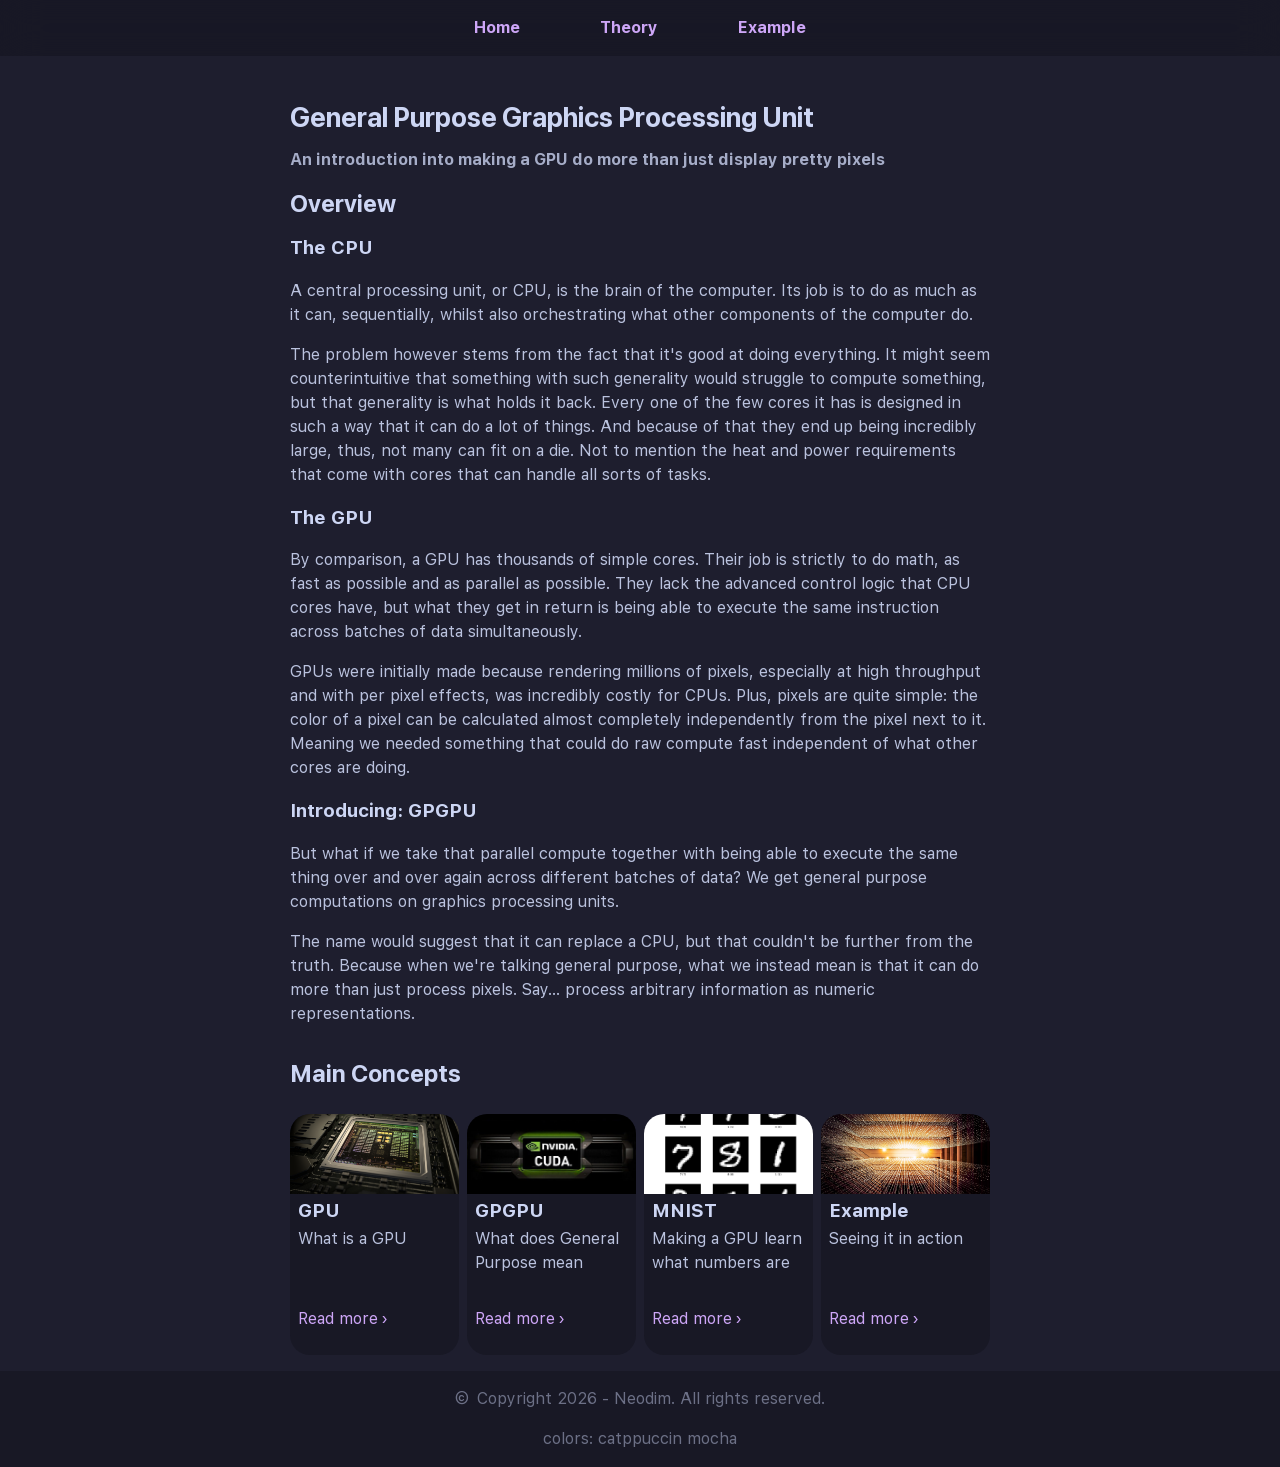
<file: index.html>
<!DOCTYPE HTML>
<html lang="en">
  <head>
    <meta charset="utf-8">
    <meta name="viewport" content="width=device-width, initial-scale=1.5">
    <link rel="stylesheet" href="css/style.css">
    <link rel="stylesheet" href="css/cards.css">
    <title>General Purpose Graphics Processing Unit</title>
  </head>

  <body>
    <header>
      <nav class="navbar">
        <ul>
          <li><a href="index.html"><b>Home</b></a></li>
          <li><button><b>Theory</b></button>
            <ul class="hoverbutton">
              <li><a href="gpu.html"><b>GPU</b></a></li>
              <li><a href="gpgpu.html"><b>GPGPU</b></a></li>
              <li><a href="mnist.html"><b>MNIST</b></a></li>
            </ul>
          </li>
          <li><a href="example.html"><b>Example</b></a></li>
        </ul>
      </nav>
    </header>

    <main>
      <hgroup>
        <h1>General Purpose Graphics Processing Unit</h1>
        <p><b>An introduction into making a GPU do more than just display pretty pixels</b></p>
      </hgroup>
      <section> 
        <h2>Overview</h2>
        <section>
          <h3>The CPU</h3>
          <p>A central processing unit, or CPU, is the brain of the computer. Its job is to do as much as it can, sequentially, whilst also orchestrating what other components of the computer do.</p>
          <p>The problem however stems from the fact that it's good at doing everything. It might seem counterintuitive that something with such generality would struggle to compute something, but that generality is what holds it back. Every one of the few cores it has is designed in such a way that it can do a lot of things. And because of that they end up being incredibly large, thus, not many can fit on a die. Not to mention the heat and power requirements that come with cores that can handle all sorts of tasks.</p>
        </section>
        <section>
          <h3>The GPU</h3>
          <p>By comparison, a GPU has thousands of simple cores. Their job is strictly to do math, as fast as possible and as parallel as possible. They lack the advanced control logic that CPU cores have, but what they get in return is being able to execute the same instruction across batches of data simultaneously.</p>
          <p>GPUs were initially made because rendering millions of pixels, especially at high throughput and with per pixel effects, was incredibly costly for CPUs. Plus, pixels are quite simple: the color of a pixel can be calculated almost completely independently from the pixel next to it. Meaning we needed something that could do raw compute fast independent of what other cores are doing.</p>
        </section>
        <section>
          <h3>Introducing: GPGPU</h3>
          <p>But what if we take that parallel compute together with being able to execute the same thing over and over again across different batches of data? We get general purpose computations on graphics processing units.</p>
          <p>The name would suggest that it can replace a CPU, but that couldn't be further from the truth. Because when we're talking general purpose, what we instead mean is that it can do more than just process pixels. Say... process arbitrary information as numeric representations.</p>
        </section>
      </section>

      <section class="cards">
        <h2>Main Concepts</h2>
        <article>
          <img src="images/gpu.jpg" alt="Tegra X1 package shot">
          <h3>GPU</h3>
          <p>What is a GPU</p>
          <a href="gpu.html" aria-label="Read more about GPUs">Read more</a>
        </article>
        <article>
          <img src="images/cuda.jpg" alt="NVIDIA CUDA logo">
          <h3>GPGPU</h3>
          <p>What does General Purpose mean</p>
          <a href="gpgpu.html" aria-label="Read more about GPGPU">Read more</a>
        </article>
        <article>
          <img src="images/mnist.png" alt="Handwritten MNIST digits">
          <h3>MNIST</h3>
          <p>Making a GPU learn what numbers are</p>
          <a href="mnist.html" aria-label="Read more about MNIST">Read more</a>
        </article>
        <article>
          <img src="images/tensor.jpg" alt="Tensor data structure">
          <h3>Example</h3>
          <p>Seeing it in action</p>
          <a href="example.html" aria-label="Read more: MNIST example">Read more</a>
        </article>
      </section>


    </main>

    <footer>
      <p id="copyright">Copyright 2026 - Neodim. All rights reserved.</p>
      <p>colors: catppuccin mocha</p>
    </footer>

  </body>
</html>
</file>
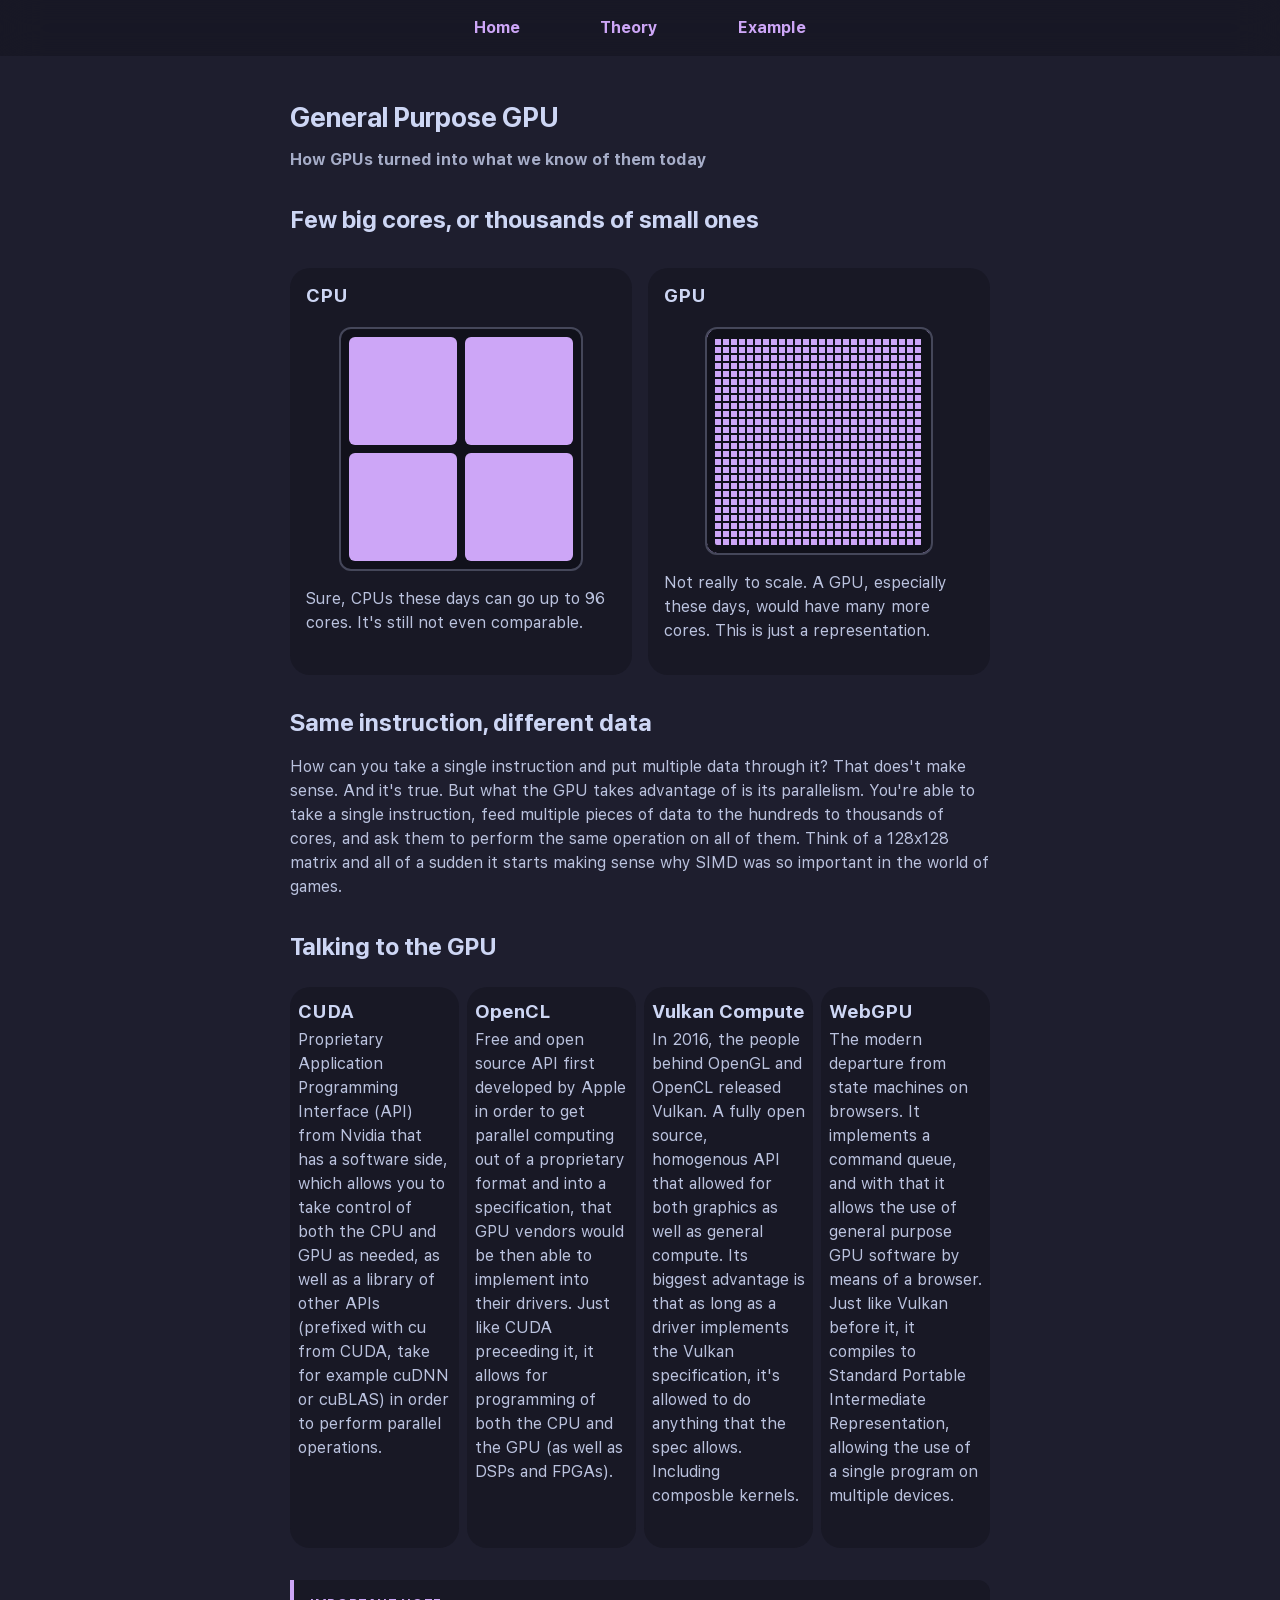
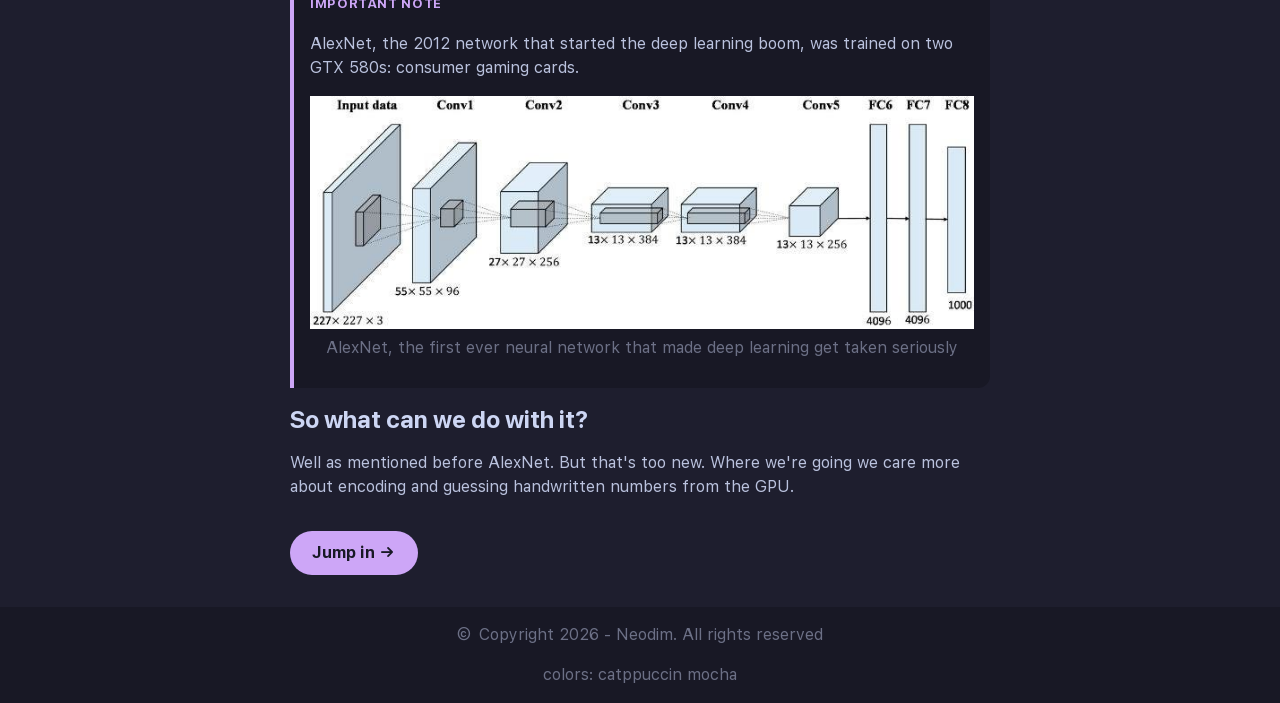
<file: gpgpu.html>
<!DOCTYPE HTML>
<html lang="en">
  <head>
    <meta charset="utf-8">
    <meta name="viewport" content="width=device-width, initial-scale=1.0">
    <link rel="stylesheet" href="css/style.css">
    <link rel="stylesheet" href="css/cards.css">
    <link rel="stylesheet" href="css/gpgpu.css">
    <title>General Purpose Operations</title>
  </head>

  <body>

    <header>
      <nav class="navbar">
        <ul>
          <li><a href="index.html"><b>Home</b></a></li>
          <li><button><b>Theory</b></button>
            <ul class="hoverbutton">
              <li><a href="gpu.html"><b>GPU</b></a></li>
              <li><a href="gpgpu.html"><b>GPGPU</b></a></li>
              <li><a href="mnist.html"><b>MNIST</b></a></li>
            </ul>
          </li>
          <li><a href="example.html"><b>Example</b></a></li>
        </ul>
      </nav>
    </header>

    <main>
      <hgroup>
        <h1>General Purpose GPU</h1>
        <p><b>How GPUs turned into what we know of them today</b></p>
      </hgroup>
      
      <section class="versus">
        <h2>Few big cores, or thousands of small ones</h2>
        <article class="chip cpu">
          <h3>CPU</h3>
          <div class="die" aria-hidden="true">
            <span></span><span></span><span></span><span></span>
          </div>
          <p>Sure, CPUs these days can go up to 96 cores. It's still not even comparable.</p>
        </article>
        <article class="chip gpu">
          <h3>GPU</h3>
          <div class="die" aria-hidden="true"></div>
          <p>Not really to scale. A GPU, especially these days, would have many more cores. This is just a representation.</p>
        </article>
      </section>

      <section>
        <h2>Same instruction, different data</h2>
        <p>How can you take a single instruction and put multiple data through it? That does't make sense. And it's true. But what the GPU takes advantage of is its parallelism. You're able to take a single instruction, feed multiple pieces of data to the hundreds to thousands of cores, and ask them to perform the same operation on all of them. Think of a 128x128 matrix and all of a sudden it starts making sense why SIMD was so important in the world of games.</p>
      </section>

      <section class="cards">
        <h2>Talking to the GPU</h2>
        <article>
          <h3>CUDA</h3>
          <p>Proprietary Application Programming Interface (API) from Nvidia that has a software side, which allows you to take control of both the CPU and GPU as needed, as well as a library of other APIs (prefixed with cu from CUDA, take for example cuDNN or cuBLAS) in order to perform parallel operations.</p>
        </article>
        <article>
          <h3>OpenCL</h3>
          <p>Free and open source API first developed by Apple in order to get parallel computing out of a proprietary format and into a specification, that GPU vendors would be then able to implement into their drivers. Just like CUDA preceeding it, it allows for programming of both the CPU and the GPU (as well as DSPs and FPGAs).</p>
        </article>
        <article>
          <h3>Vulkan Compute</h3>
          <p>In 2016, the people behind OpenGL and OpenCL released Vulkan. A fully open source, homogenous API that allowed for both graphics as well as general compute. Its biggest advantage is that as long as a driver implements the Vulkan specification, it's allowed to do anything that the spec allows. Including composble kernels.</p>
        </article>
        <article>
          <h3>WebGPU</h3>
          <p>The modern departure from state machines on browsers. It implements a command queue, and with that it allows the use of general purpose GPU software by means of a browser. Just like Vulkan before it, it compiles to Standard Portable Intermediate Representation, allowing the use of a single program on multiple devices.</p>
        </article>
      </section>

      <aside>
        <p>AlexNet, the 2012 network that started the deep learning boom, was trained on two GTX 580s: consumer gaming cards.</p>
        <figure>
          <img src="images/alex.jpg" alt="AlexNet">
          <figcaption>AlexNet, the first ever neural network that made deep learning get taken seriously</figcaption>
        </figure>
      </aside>

      <section>
        <h2>So what can we do with it?</h2>
        <p>Well as mentioned before AlexNet. But that's too new. Where we're going we care more about encoding and guessing handwritten numbers from the GPU.</p>
        <a class="jump" href="mnist.html">Jump in</a>
      </section>
    </main>

    <footer>
      <p id="copyright">Copyright 2026 - Neodim. All rights reserved</p>
      <p>colors: catppuccin mocha</p>
    </footer>
  </body>
</html>
</file>
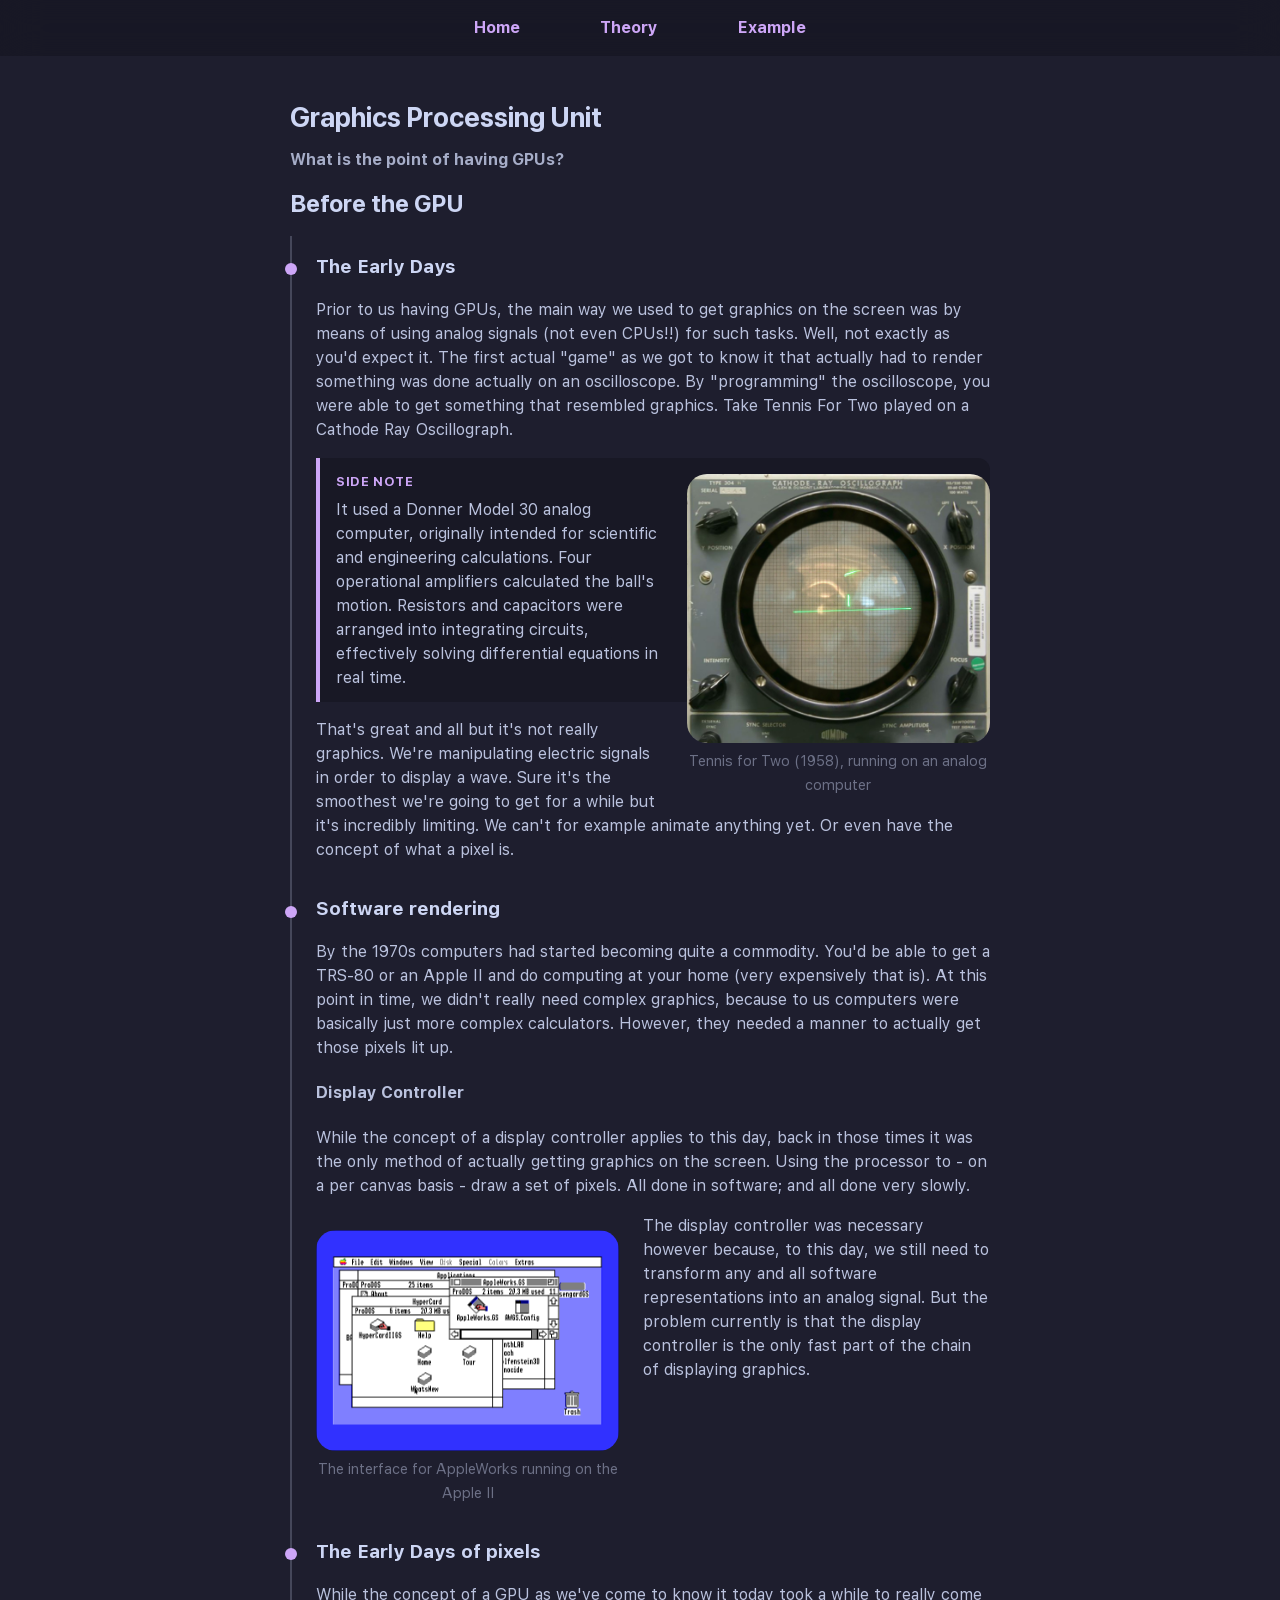
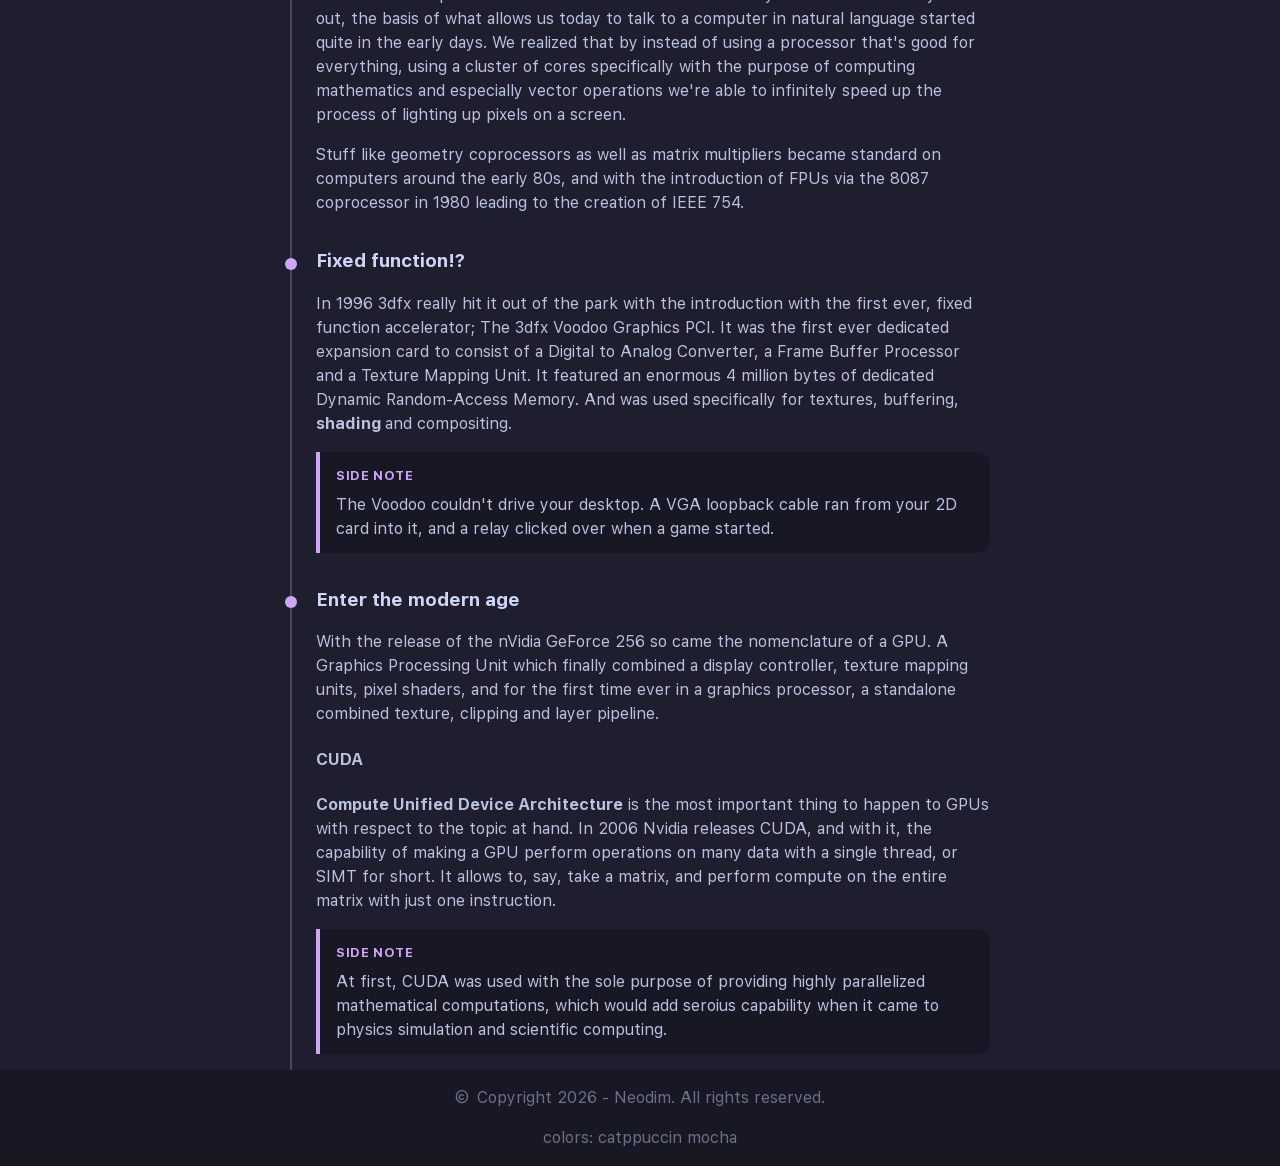
<file: gpu.html>
<!DOCTYPE HTML>
<html lang="en">
  <head>
    <meta charset="utf-8">
    <meta name="viewport" content="width=device-width, initial-scale=1.0">
    <link rel="stylesheet" href="css/style.css">
    <link rel="stylesheet" href="css/gpu.css">
    <title>What is a GPU?</title>
  </head>

  <body>

    <header>
      <nav class="navbar">
        <ul>
          <li><a href="index.html"><b>Home</b></a></li>
          <li><button><b>Theory</b></button>
            <ul class="hoverbutton">
              <li><a href="gpu.html"><b>GPU</b></a></li>
              <li><a href="gpgpu.html"><b>GPGPU</b></a></li>
              <li><a href="mnist.html"><b>MNIST</b></a></li>
            </ul>
          </li>
          <li><a href="example.html"><b>Example</b></a></li>
        </ul>
      </nav>
    </header>

    <main>
      <hgroup>
        <h1>Graphics Processing Unit</h1>
        <p><b>What is the point of having GPUs?</b></p>
      </hgroup>
      
      <section>
        <h2>Before the GPU</h2>
        <section>
          <h3>The Early Days</h3>
          <p>Prior to us having GPUs, the main way we used to get graphics on the screen was by means of using analog signals (not even CPUs!!) for such tasks. Well, not exactly as you'd expect it. The first actual "game" as we got to know it that actually had to render something was done actually on an oscilloscope. By "programming" the oscilloscope, you were able to get something that resembled graphics. Take Tennis For Two played on a Cathode Ray Oscillograph.</p>
          <figure>
            <img src="images/tennis_for_two.jpg" alt="Tennis for Two on a Cathode Ray Oscillograph">
            <figcaption>Tennis for Two (1958), running on an analog computer</figcaption>
          </figure>
          <aside>
            <p>It used a Donner Model 30 analog computer, originally intended for scientific and engineering calculations. Four operational amplifiers calculated the ball's motion. Resistors and capacitors were arranged into integrating circuits, effectively solving differential equations in real time.</p>
          </aside>
          <p>That's great and all but it's not really graphics. We're manipulating electric signals in order to display a wave. Sure it's the smoothest we're going to get for a while but it's incredibly limiting. We can't for example animate anything yet. Or even have the concept of what a pixel is.</p>
        </section>
        <section>
          <h3>Software rendering</h3>
          <p>By the 1970s computers had started becoming quite a commodity. You'd be able to get a TRS-80 or an Apple II and do computing at your home (very expensively that is). At this point in time, we didn't really need complex graphics, because to us computers were basically just more complex calculators. However, they needed a manner to actually get those pixels lit up.
          <h4>Display Controller</h4>
          <p>While the concept of a display controller applies to this day, back in those times it was the only method of actually getting graphics on the screen. Using the processor to - on a per canvas basis - draw a set of pixels. All done in software; and all done very slowly.</p>
          <figure>
            <img src="images/appleii.png" alt="The Apple II interface showing AppleWorks.GS">
            <figcaption>The interface for AppleWorks running on the Apple II</figcaption>
          </figure>
          <p>The display controller was necessary however because, to this day, we still need to transform any and all software representations into an analog signal. But the problem currently is that the display controller is the only fast part of the chain of displaying graphics.</p>
        </section>
        <section>
          <h3>The Early Days of pixels</h3>
          <p>While the concept of a GPU as we've come to know it today took a while to really come out, the basis of what allows us today to talk to a computer in natural language started quite in the early days. We realized that by instead of using a processor that's good for everything, using a cluster of cores specifically with the purpose of computing mathematics and especially vector operations we're able to infinitely speed up the process of lighting up pixels on a screen.</p>
          <p>Stuff like geometry coprocessors as well as matrix multipliers became standard on computers around the early 80s, and with the introduction of FPUs via the 8087 coprocessor in 1980 leading to the creation of IEEE 754.</p>
        </section>
        <section>
          <h3>Fixed function!?</h3>
          <p>In 1996 3dfx really hit it out of the park with the introduction with the first ever, fixed function accelerator; The 3dfx Voodoo Graphics PCI. It was the first ever dedicated expansion card to consist of a Digital to Analog Converter, a Frame Buffer Processor and a Texture Mapping Unit. It featured an enormous 4 million bytes of dedicated Dynamic Random-Access Memory. And was used specifically for textures, buffering, <b> shading </b> and compositing.</p>
          <aside>
            <p>The Voodoo couldn't drive your desktop. A VGA loopback cable ran from your 2D card into it, and a relay clicked over when a game started.</p>
          </aside>
        </section>
        <section>
          <h3>Enter the modern age</h3>
          <p>With the release of the nVidia GeForce 256 so came the nomenclature of a GPU. A Graphics Processing Unit which finally combined a display controller, texture mapping units, pixel shaders, and for the first time ever in a graphics processor, a standalone combined texture, clipping and layer pipeline.</p>
          <h4>CUDA</h4>
          <p><b>Compute Unified Device Architecture</b> is the most important thing to happen to GPUs with respect to the topic at hand. In 2006 Nvidia releases CUDA, and with it, the capability of making a GPU perform operations on many data with a single thread, or SIMT for short. It allows to, say, take a matrix, and perform compute on the entire matrix with just one instruction.</p>
          <aside>
            <p>At first, CUDA was used with the sole purpose of providing highly parallelized mathematical computations, which would add seroius capability when it came to physics simulation and scientific computing.</p>
          </aside>
        </section>
      </section>
    </main>

    <footer>
      <p id="copyright">Copyright 2026 - Neodim. All rights reserved.</p>
      <p>colors: catppuccin mocha</p>
    </footer>
    
  </body>
</html>
</file>
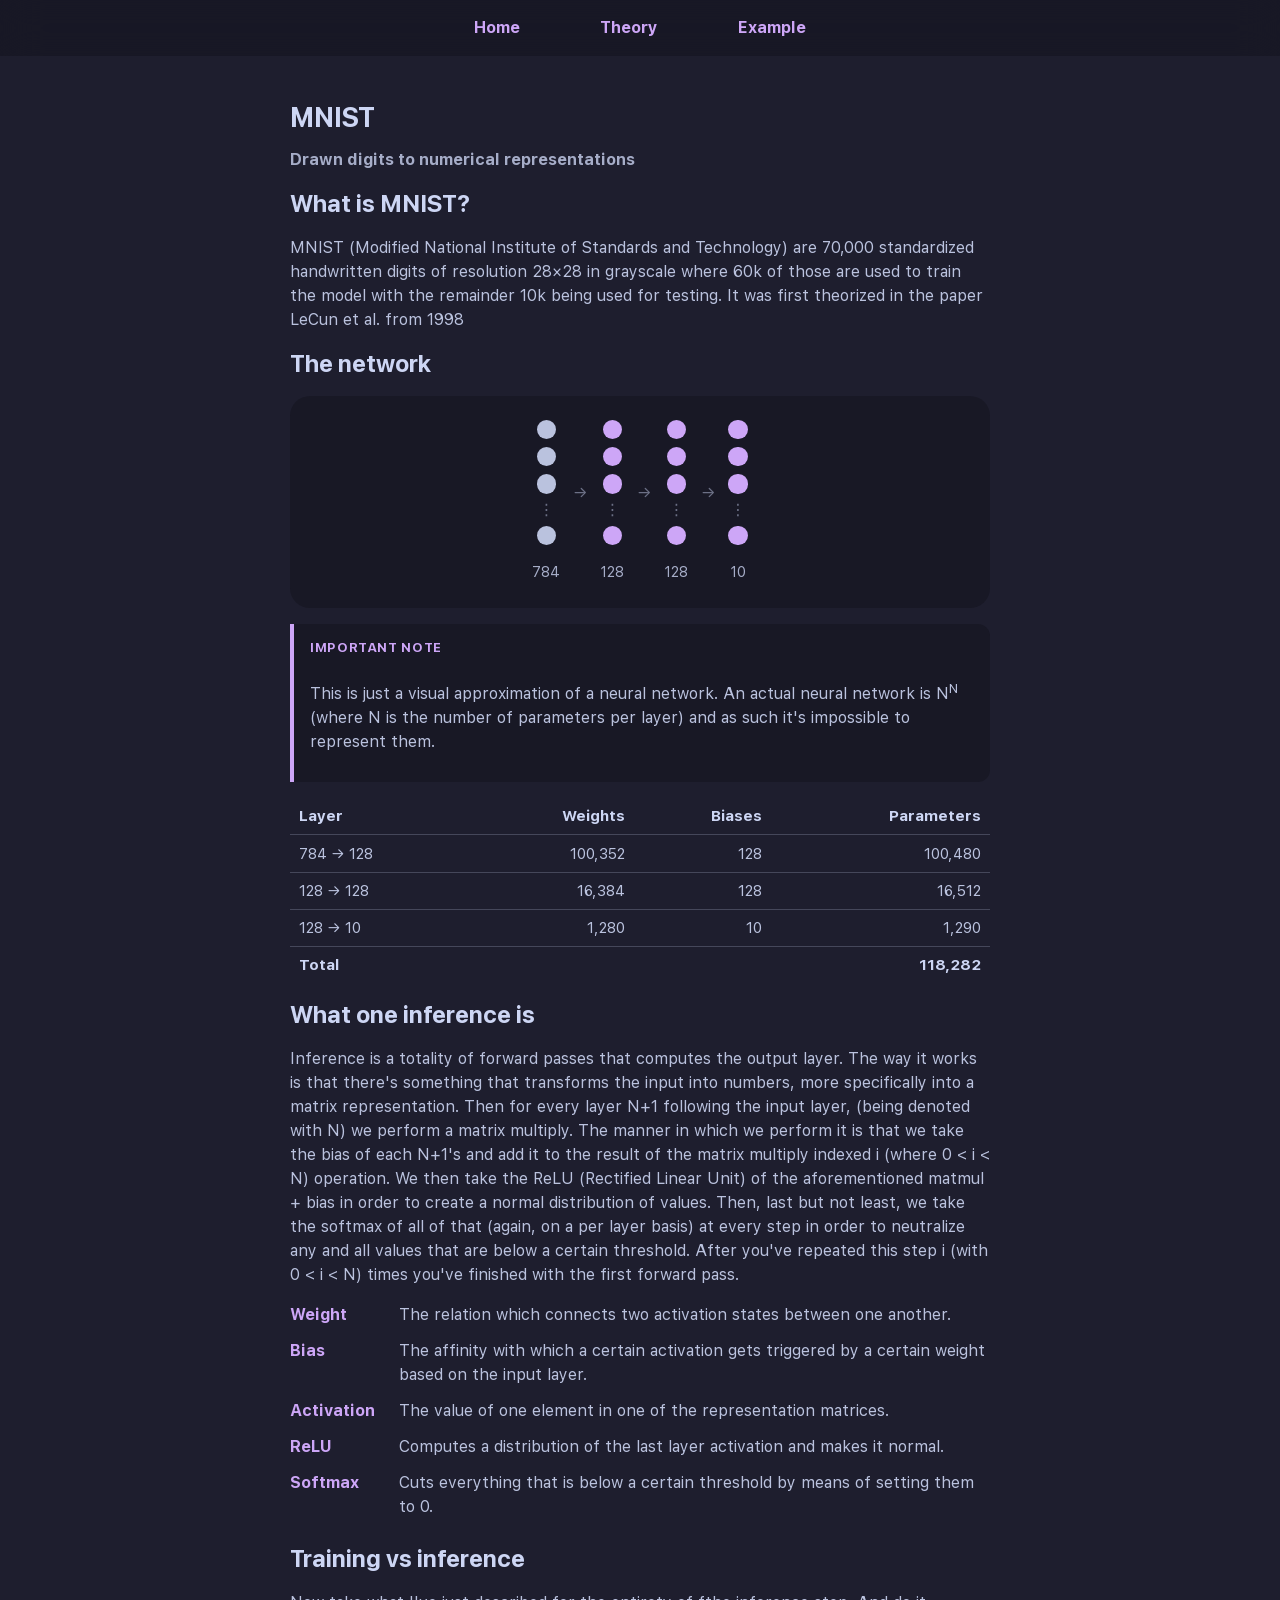
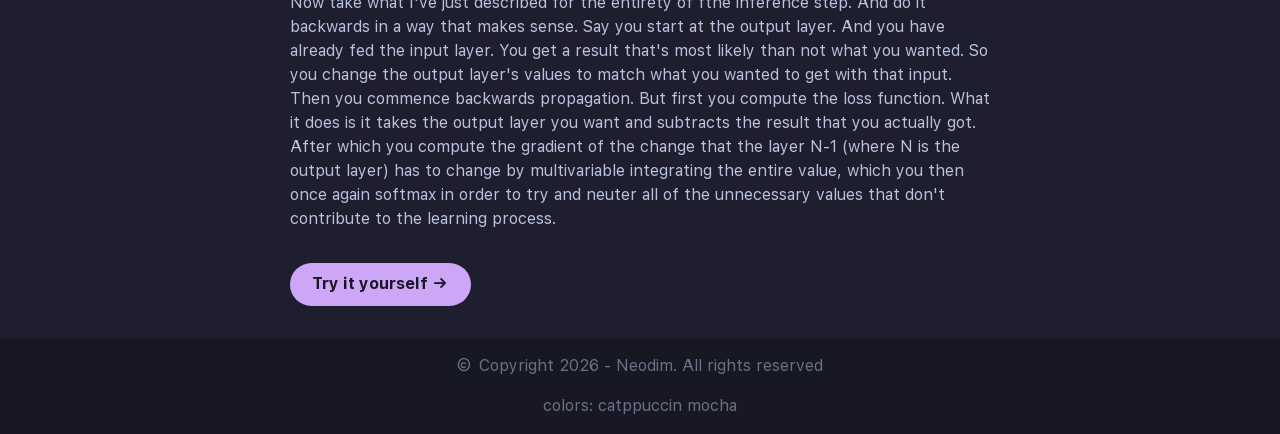
<file: mnist.html>
<!DOCTYPE HTML>
<html lang="en">
  <head>
    <meta charset="utf-8">
    <meta name="viewport" content="width=device-width, initial-scale=1.0">
    <link rel="stylesheet" href="css/style.css">
    <link rel="stylesheet" href="css/mnist.css">
    <title>Modified National Institute of Standards and Technology</title>
  </head>

  <body>
    
    <header>
      <nav class="navbar">
        <ul>
          <li><a href="index.html"><b>Home</b></a></li>
          <li><button><b>Theory</b></button>
            <ul class="hoverbutton">
              <li><a href="gpu.html"><b>GPU</b></a></li>
              <li><a href="gpgpu.html"><b>GPGPU</b></a></li>
              <li><a href="mnist.html"><b>MNIST</b></a></li>
            </ul>
          </li>
          <li><a href="example.html"><b>Example</b></a></li>
        </ul>
      </nav>
    </header>

    <main>
      <hgroup>
        <h1>MNIST</h1>
        <p><b>Drawn digits to numerical representations</b></p>
      </hgroup>

      <section>
        <h2>What is MNIST?</h2>
        <p> MNIST (Modified National Institute of Standards and Technology) are 70,000 standardized handwritten digits of resolution 28×28 in grayscale where 60k of those are used to train the model with the remainder 10k being used for testing. It was first theorized in the paper LeCun et al. from 1998</p>
      </section>

      <section>
        <h2>The network</h2>
        <div class="network" aria-hidden="true">
        <div class="layer"><span class="n"></span><span class="n"></span><span class="n"></span><span class="more">⋮</span><span class="n"></span><p>784</p></div>
        <div class="layer"><span class="n"></span><span class="n"></span><span class="n"></span><span class="more">⋮</span><span class="n"></span><p>128</p></div>
        <div class="layer"><span class="n"></span><span class="n"></span><span class="n"></span><span class="more">⋮</span><span class="n"></span><p>128</p></div>
        <div class="layer"><span class="n"></span><span class="n"></span><span class="n"></span><span class="more">⋮</span><span class="n"></span><p>10</p></div>
        </div>
        <aside>
          <p>This is just a visual approximation of a neural network. An actual neural network is N<sup>N</sup> (where N is the number of parameters per layer) and as such it's impossible to represent them.</p>
        </aside>
        <table>
          <thead><tr><th>Layer</th><th>Weights</th><th>Biases</th><th>Parameters</th></tr></thead>
          <tbody>
          <tr><td>784 → 128</td><td>100,352</td><td>128</td><td>100,480</td></tr>
          <tr><td>128 → 128</td><td>16,384</td><td>128</td><td>16,512</td></tr>
          <tr><td>128 → 10</td><td>1,280</td><td>10</td><td>1,290</td></tr>
          </tbody>
          <tfoot><tr><td>Total</td><td></td><td></td><td>118,282</td></tr></tfoot>
        </table>
      </section>

      <section>
        <h2>What one inference is</h2>
        <p>Inference is a totality of forward passes that computes the output layer. The way it works is that there's something that transforms the input into numbers, more specifically into a matrix representation. Then for every layer N+1 following the input layer, (being denoted with N) we perform a matrix multiply. The manner in which we perform it is that we take the bias of each N+1's and add it to the result of the matrix multiply indexed i (where 0 &lt; i &lt; N) operation. We then take the ReLU (Rectified Linear Unit) of the aforementioned matmul + bias in order to create a normal distribution of values. Then, last but not least, we take the softmax of all of that (again, on a per layer basis) at every step in order to neutralize any and all values that are below a certain threshold. After you've repeated this step i (with 0 &lt; i &lt; N) times you've finished with the first forward pass.</p>
        <dl>
          <dt>Weight</dt><dd>The relation which connects two activation states between one another.</dd>
          <dt>Bias</dt><dd>The affinity with which a certain activation gets triggered by a certain weight based on the input layer.</dd>
          <dt>Activation</dt><dd>The value of one element in one of the representation matrices.</dd>
          <dt>ReLU</dt><dd>Computes a distribution of the last layer activation and makes it normal.</dd>
          <dt>Softmax</dt><dd>Cuts everything that is below a certain threshold by means of setting them to 0.</dd>
        </dl>
      </section>

      <section>
        <h2>Training vs inference</h2>
        <p>Now take what I've just described for the entirety of fthe inference step. And do it backwards in a way that makes sense. Say you start at the output layer. And you have already fed the input layer. You get a result that's most likely than not what you wanted. So you change the output layer's values to match what you wanted to get with that input. Then you commence backwards propagation. But first you compute the loss function. What it does is it takes the output layer you want and subtracts the result that you actually got. After which you compute the gradient of the change that the layer N-1 (where N is the output layer) has to change by multivariable integrating the entire value, which you then once again softmax in order to try and neuter all of the unnecessary values that don't contribute to the learning process.</p>
        <a class="try" href="example.html">Try it yourself</a>
      </section>
    </main>

    <footer>
      <p id="copyright">Copyright 2026 - Neodim. All rights reserved</p>
      <p>colors: catppuccin mocha</p>
    </footer>
  </body>
</html>
</file>
<file: css/style.css>
@font-face {
  font-family: SF-Pro;
  src: url(../fonts/SF-Pro.ttf);
}

@keyframes dropdown-in {
  from { 
    opacity: 0%;
    transform: translateY(-0.5em);
  } 
  to {
    opacity: 100%;
    transform: none; 
  }
}

:root {
  --maintxt: #cdd6f4;
  --mainpara: #bac2de;
  --secondtxt: #a6adc8;
  --muted: #6c7086;
  --accent: #cda6f7;
  --accent1: #cba6f7;
  --card: #313244;
  --border: #45475a;
  --bg: #1e1e2e;
  --darkbg: #181825;
  --darkbgtr: #181825cc;
  --darkbgtr2: #181825e6;
  --darkestbg: #11111b;
}

html {
  font-family: SF-Pro, system-ui;
  color: var(--maintxt);
  background-color: var(--bg);
}

body {
  margin: 0px;
  line-height: 150%;
  min-height: 100dvh;
  display: flex;
  flex-direction: column;
}

main {
  color: var(--mainpara);
  flex-grow: 1;
  max-width: 70ch;
  margin-top: 2em;
  margin-left: auto;
  margin-right: auto;
  padding-left: 2rem;
  padding-right: 2rem;
}

h1, h2, h3 {
  color: var(--maintxt);
}

h1 {
  font-size: 1.7rem;
}

h2 {
  font-size: 1.5rem;
}

header {
  position: sticky;
  padding-top: 1em;
  padding-bottom: 1em;
  top: 0px;
  z-index: 1;
}

nav ul {
  padding: 0px;
  margin: 0px 0px 0px 0px;
}

nav > ul {
  display: flex;
  justify-content: center;
  gap: 2em;
}

@media screen and (min-width: 800px) {
  nav > ul {
    gap: 5em;
  }
}

nav li {
  list-style-type: none;
}

nav ul li {
  position: relative;
}

header::before {
  content: "";
  position: absolute;
  top: 0px;
  right: 0px;
  bottom: 0px;
  left: 0px;
  background-color: var(--darkbgtr2);
  backdrop-filter: blur(20px);
  z-index: -1;
  transition: bottom 0.4s, background-color 0.9s;
}

header:has(li:hover .hoverbutton)::before, header:has(li:focus-within .hoverbutton)::before {
  background-color: var(--darkbgtr);
  bottom: -5rem;
}

nav ul li button {
  background-color: transparent;
  cursor: pointer;
  padding: 0px;
  border: 0px;
  color: var(--accent);
  font: inherit;
}

.navbar a {
  text-decoration-line: none;
}

.navbar a:visited {
  color: var(--accent);
}

.hoverbutton {
  display: none;
  position: absolute;
  padding-top: 0.5em;
  padding-bottom: 0.5em;
  z-index: 2;
}

li:hover .hoverbutton, li:focus-within .hoverbutton {
  display: flex;
  flex-direction: column;
  align-items: center;
  animation-name: dropdown-in;
  animation-duration: 0.4s;
  animation-timing-function: ease-out;
}

hgroup p {
  color: var(--secondtxt);  
}

a {
  color: var(--accent);
}

a:visited {
  color: var(--accent1);
}

footer {
  color: var(--muted);
  background-color: var(--darkbg);
  text-align: center;
}

#copyright::before {
  content: "\00A9";
  margin-right: 0.5em;
}
</file>
<file: css/cards.css>
.cards {
  display: grid;
  grid-template-columns: 1fr;
  gap: 0.5em;
  padding-bottom: 1em;
}

@media screen and (min-width: 600px) {
  .cards {
    grid-template-columns: repeat(2, 1fr);
  }
}

@media screen and (min-width: 900px) {
  .cards {
    grid-template-columns: repeat(4, 1fr);
  }
}

.cards h2 {
  grid-column: 1/-1;
}

.cards article {
  background-color: var(--darkbg);
  border-radius: 20px;
  padding: 0.5em;
  display: flex;
  flex-direction: column;
  transition: transform 0.25s ease-out, box-shadow 0.5s ease-out, background-color 0.4s;
}

.cards article:hover, .cards article:focus-within {
  transform: translateY(-6px);
  box-shadow: 0 12px 24px var(--darkestbg);
  background-color: var(--card);
}

@media (prefers-reduced-motion: reduce) {
  .cards article {
    transition: none;
  }

  .cards article:hover, .cards article:focus-within {
    transform: none;
  }
}

.cards img {
  height: 5em;
  object-fit: cover;
  border-top-left-radius: 20px;
  border-top-right-radius: 20px;
  margin: -0.5em;
  padding-bottom: 0.5em;
}

.cards h3 {
  margin-bottom: 0.1em;
  margin-top: 0.3em;
}

.cards p {
  padding-bottom: 1em;
  margin-top: 0.1em;
}

.cards a {
  text-decoration: none;
  align-self: flex-start;
  margin-top: auto;
  padding-bottom: 1em;
}

.cards a:hover, .cards a:focus-within {
  text-decoration: underline;
}

.cards a::after {
  content: "\203A";
  display: inline-block;
  padding-left: 0.2em;
}
</file>
<file: css/gpgpu.css>
.versus {
  display: grid;
  grid-template-columns: 1fr;
  gap: 1em;
  padding-bottom: 1em;
}

@media screen and (min-width: 600px) {
  .versus {
    grid-template-columns: 1fr 1fr;
  }
}

.versus h2 {
  grid-column: 1 / -1;
}

.chip {
  padding: 1em;
  background-color: var(--darkbg);
  border-radius: 20px;
}

.chip h3 {
  margin-top: 0px;
}

.die {
  aspect-ratio: 1;
  max-width: 14em;
  margin: 0 auto 1em;
  border: 2px solid var(--border);
  border-radius: 12px;
  background-color: var(--darkestbg);
}

.cpu .die {
  display: grid;
  grid-template-columns: 1fr 1fr;
  gap: 8px;
  padding: 8px;
}

.cpu .die span {
  background-color: var(--accent);
  border-radius: 6px;
}

.gpu .die {
  background-image:
    repeating-linear-gradient(90deg, transparent 0 6px, var(--darkestbg) 6px 8px),
    repeating-linear-gradient(0deg, var(--accent) 0 6px, var(--darkestbg) 6px 8px);
  box-shadow: inset 0 0 0 8px var(--darkestbg);
}

aside {
  margin: 1em 0;
  padding: 0.75em 1em;
  background-color: var(--darkbg);
  border-left: 4px solid var(--accent);
  border-radius: 0 12px 12px 0;
}

aside::before {
  content: "Important note";
  display: block;
  color: var(--accent);
  font-size: 0.8rem;
  font-weight: bold;
  letter-spacing: 0.05em;
  text-transform: uppercase;
}

aisde figure:last-child {
  margin-bottom: 0px;
}

figure {
  margin: 1em 0;
}

figure img {
  width: 100%;
}

figcaption {
  color: var(--muted);
  text-align: center;
}


.jump, .jump:visited {
  display: inline-block;
  margin: 1em 0 2em;
  padding: 0.6em 1.4em;
  color: var(--darkbg);
  background-color: var(--accent);
  border-radius: 999px;
  font-weight: bold;
  text-decoration: none;
  transition: transform 0.15s ease-out, background-color 0.4s;
}

.jump::after {
  content: " \2192";
}

.jump:hover, .jump:focus {
  transform: translateY(-2px);
  background-color: var(--maintxt);
}
</file>
<file: css/gpu.css>
main > section > section {
  display: flow-root;
  position: relative;
  border-left: 2px solid var(--border);
  padding-left: 1.5em;
}

main > section > section h3::before {
  content: "";
  position: absolute;
  left: -7px;
  width: 12px;
  height: 12px;
  margin-top: 0.45em;
  border-radius: 50%;
  background-color: var(--accent);
}

figure {
  margin: 1em 0;
}

figure img {
  display: block;
  width: 100%;
  height: auto;
  border-radius: 20px;
}

figcaption {
  margin-top: 0.4em;
  color: var(--muted);
  font-size: 0.9rem;
  text-align: center;
}

aside {
  margin: 1em 0;
  padding: 0.75em 1em;
  background-color: var(--darkbg);
  border-left: 4px solid var(--accent);
  border-radius: 0 12px 12px 0;
}

aside::before {
  content: "Side note";
  display: block;
  color: var(--accent);
  font-size: 0.8rem;
  font-weight: bold;
  letter-spacing: 0.05em;
  text-transform: uppercase;
}

aside p {
  margin: 0.3em 0 0;
}

@media screen and (min-width: 800px) {
  figure {
    width: 45%;
  }

  main > section > section:nth-of-type(odd) figure {
    float: right;
    margin-left: 1.5em;
  }

  main > section > section:nth-of-type(even) figure {
    float: left;
    margin-right: 1.5em;
  }
}
</file>
<file: css/mnist.css>
.network {
  display: flex;
  justify-content: center;
  gap: 2.5em;
  padding: 1.5em 1em;
  background-color: var(--darkbg);
  border-radius: 20px;
}

.layer {
  position: relative;
  display: flex;
  flex-direction: column;
  align-items: center;
  gap: 0.5em;
}

.layer p {
  margin: 0.5em 0 0;
  color: var(--secondtxt);
  font-size: 0.9rem;
}

.layer + .layer::before {
  content: "\2192";
  position: absolute;
  left: -1.25em;
  top: 45%;
  transform: translate(-50%, -50%);
  color: var(--muted);
}

.n {
  width: 1.2em;
  height: 1.2em;
  border-radius: 50%;
  background-color: var(--accent);
  animation: fire 2.4s ease-in-out infinite;
}

.layer:first-child .n {
  background-color: var(--mainpara);
}

.more {
  color: var(--muted);
  line-height: 1;
}

@keyframes fire {
  0%, 60%, 100% {
    opacity: 0.35;
    transform: scale(0.85);
  }
  20% {
    opacity: 1;
    transform: scale(1.1);
  }
}

.layer:nth-of-type(2) .n { animation-delay: 0.3s; }
.layer:nth-of-type(3) .n { animation-delay: 0.6s; }
.layer:nth-of-type(4) .n { animation-delay: 0.9s; }

aside {
  margin: 1em 0;
  padding: 0.75em 1em;
  background-color: var(--darkbg);
  border-left: 4px solid var(--accent);
  border-radius: 0 12px 12px 0;
}

aside::before {
  content: "Important note";
  display: block;
  color: var(--accent);
  font-size: 0.8rem;
  font-weight: bold;
  letter-spacing: 0.05em;
  text-transform: uppercase;
}

table {
  width: 100%;
  margin: 1em 0;
  border-collapse: collapse;
  font-size: 0.95rem;
}

th, td {
  padding: 0.4em 0.6em;
  text-align: right;
  border-bottom: 1px solid var(--border);
}

th:first-child, td:first-child {
  text-align: left;
}

th, tfoot td {
  color: var(--maintxt);
}

tfoot td {
  font-weight: bold;
  border-bottom: none;
}

dl {
  display: grid;
  grid-template-columns: 1fr;
  gap: 0.25em 1.5em;
}

@media screen and (min-width: 600px) {
  dl {
    grid-template-columns: max-content 1fr;
  }
}

dt {
  color: var(--accent);
  font-weight: bold;
}

dd {
  margin: 0 0 0.5em;
}

.try, .try:visited {
  display: inline-block;
  margin: 1em 0 2em;
  padding: 0.6em 1.4em;
  color: var(--darkbg);
  background-color: var(--accent);
  border-radius: 999px;
  font-weight: bold;
  text-decoration: none;
  transition: transform 0.15s ease-out, background-color 0.4s;
}

.try::after {
  content: " \2192";
}

.try:hover, .try:focus {
  transform: translateY(-2px);
  background-color: var(--maintxt);
}

@media (prefers-reduced-motion: reduce) {
  .n {
    animation: none;
    opacity: 1;
  }
}
</file>
